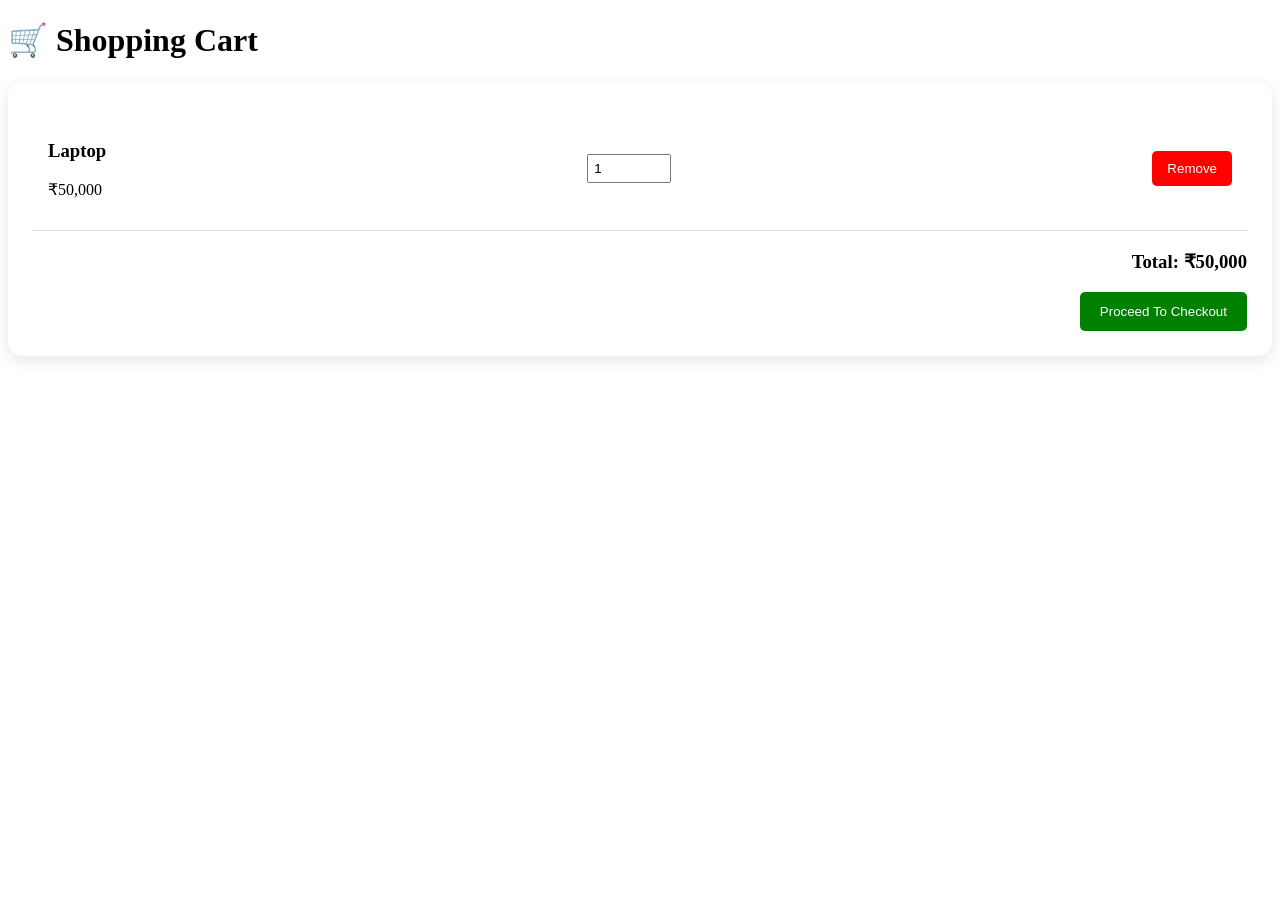
<file: cart.html>
<!DOCTYPE html>
<html>
<head>
    <title>Shopping Cart</title>

    <link rel="stylesheet" href="cart.css">
</head>

<body>

<div class="container">

    <h1>🛒 Shopping Cart</h1>

    <div class="cart-container">

        <div class="cart-item">
            <div>
                <h3>Laptop</h3>
                <p>₹50,000</p>
            </div>

            <input type="number" value="1" class="quantity">

            <button class="remove-btn">
                Remove
            </button>
        </div>

        <div class="cart-summary">
            <h3>Total: ₹50,000</h3>

            <button class="checkout-btn">
                Proceed To Checkout
            </button>
        </div>

    </div>

</div>

</body>
</html>
</file>
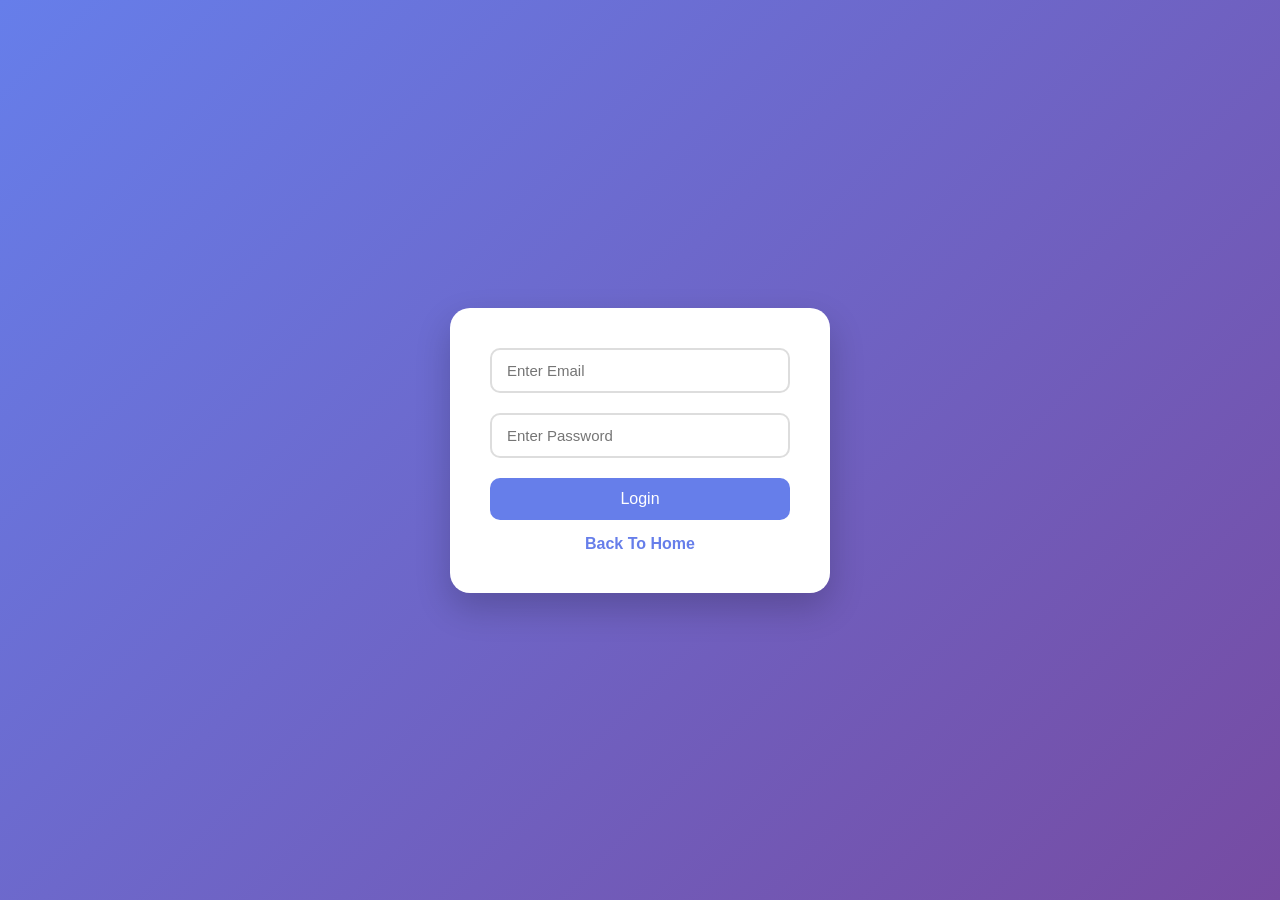
<file: login.html>
<!DOCTYPE html>
<html>

<head>
    <title>Login</title>
    <link rel="stylesheet" href="login.css">
</head>

<body>

   <!-- <a href="index.html">Back to Home</a>-->
    <div class="login-container">

    

        <form>

            <div class="input-box">
                <input type="email" placeholder="Enter Email" required>
            </div>

            <div class="input-box">
                <input type="password" placeholder="Enter Password" required>
            </div>

            <button class="login-btn">Login</button>

        </form>

        <a href="index.html" class="back-home">
             Back To Home
        </a>

    </div>

</body>

</html>
</file>
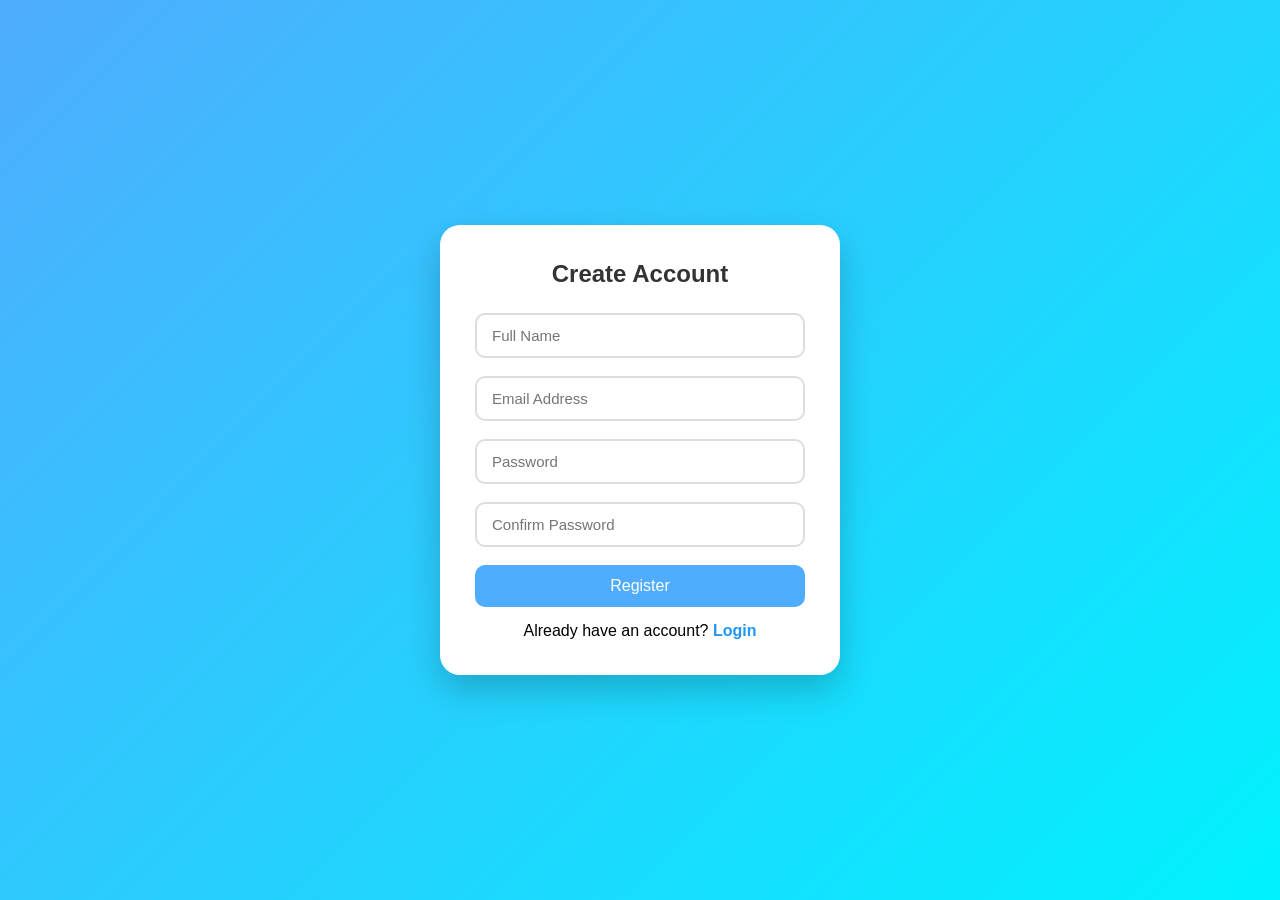
<file: register.html>
<!DOCTYPE html>
<html>
<head>
    <title>Register</title>
    <link rel="stylesheet" href="ragister.css">
</head>

<body>

<div class="register-container">

    <h2>Create Account</h2>

    <form>

        <div class="input-box">
            <input type="text" placeholder="Full Name" required>
        </div>

        <div class="input-box">
            <input type="email" placeholder="Email Address" required>
        </div>

        <div class="input-box">
            <input type="password" placeholder="Password" required>
        </div>

        <div class="input-box">
            <input type="password" placeholder="Confirm Password" required>
        </div>

        <button type="submit" class="register-btn">
            Register
        </button>

    </form>

    <div class="login-link">
        Already have an account?
        <a href="login.html">Login</a>
    </div>

</div>

</body>
</html>
</file>
<file: cart.css>
.cart-container{
    background:white;
    padding:25px;
    border-radius:15px;
    box-shadow:0 5px 15px rgba(0,0,0,.1);
}

.cart-item{
    display:flex;
    justify-content:space-between;
    align-items:center;
    padding:15px;
    border-bottom:1px solid #ddd;
}

.quantity{
    width:70px;
    padding:5px;
}

.remove-btn{
    background:red;
    color:white;
    border:none;
    padding:10px 15px;
    border-radius:5px;
}

.checkout-btn{
    background:green;
    color:white;
    border:none;
    padding:12px 20px;
    border-radius:5px;
}

.cart-summary{
    margin-top:20px;
    text-align:right;
}
</file>
<file: login.css>
*{
    margin:0;
    padding:0;
    box-sizing:border-box;
    font-family:'Poppins',sans-serif;
}

body{
    height:100vh;
    display:flex;
    justify-content:center;
    align-items:center;
    background:linear-gradient(135deg,#667eea,#764ba2);
}

.login-container{
    width:380px;
    background:#fff;
    padding:40px;
    border-radius:20px;
    box-shadow:0 15px 35px rgba(0,0,0,0.2);
}

.login-container h2{
    text-align:center;
    margin-bottom:25px;
    color:#333;
}

.input-box{
    margin-bottom:20px;
}

.input-box input{
    width:100%;
    padding:12px 15px;
    border:2px solid #ddd;
    border-radius:10px;
    outline:none;
    font-size:15px;
    transition:.3s;
}

.input-box input:focus{
    border-color:#667eea;
}

.login-btn{
    width:100%;
    padding:12px;
    border:none;
    border-radius:10px;
    background:#667eea;
    color:white;
    font-size:16px;
    cursor:pointer;
    transition:.3s;
}

.login-btn:hover{
    background:#5563d6;
}

.back-home{
    display:block;
    text-align:center;
    margin-top:15px;
    text-decoration:none;
    color:#667eea;
    font-weight:600;
}

.back-home:hover{
    text-decoration:underline;
}
</file>
<file: ragister.css>
*{
    margin:0;
    padding:0;
    box-sizing:border-box;
    font-family:'Poppins',sans-serif;
}

body{
    min-height:100vh;
    display:flex;
    justify-content:center;
    align-items:center;
    background:linear-gradient(135deg,#4facfe,#00f2fe);
}

.register-container{
    width:400px;
    background:#fff;
    padding:35px;
    border-radius:20px;
    box-shadow:0 15px 35px rgba(0,0,0,0.2);
}

.register-container h2{
    text-align:center;
    margin-bottom:25px;
    color:#333;
}

.input-box{
    margin-bottom:18px;
}

.input-box input{
    width:100%;
    padding:12px 15px;
    border:2px solid #ddd;
    border-radius:10px;
    outline:none;
    font-size:15px;
    transition:0.3s;
}

.input-box input:focus{
    border-color:#4facfe;
}

.register-btn{
    width:100%;
    padding:12px;
    border:none;
    border-radius:10px;
    background:#4facfe;
    color:white;
    font-size:16px;
    cursor:pointer;
    transition:0.3s;
}

.register-btn:hover{
    background:#2196f3;
}

.login-link{
    text-align:center;
    margin-top:15px;
}

.login-link a{
    text-decoration:none;
    color:#2196f3;
    font-weight:600;
}
</file>
